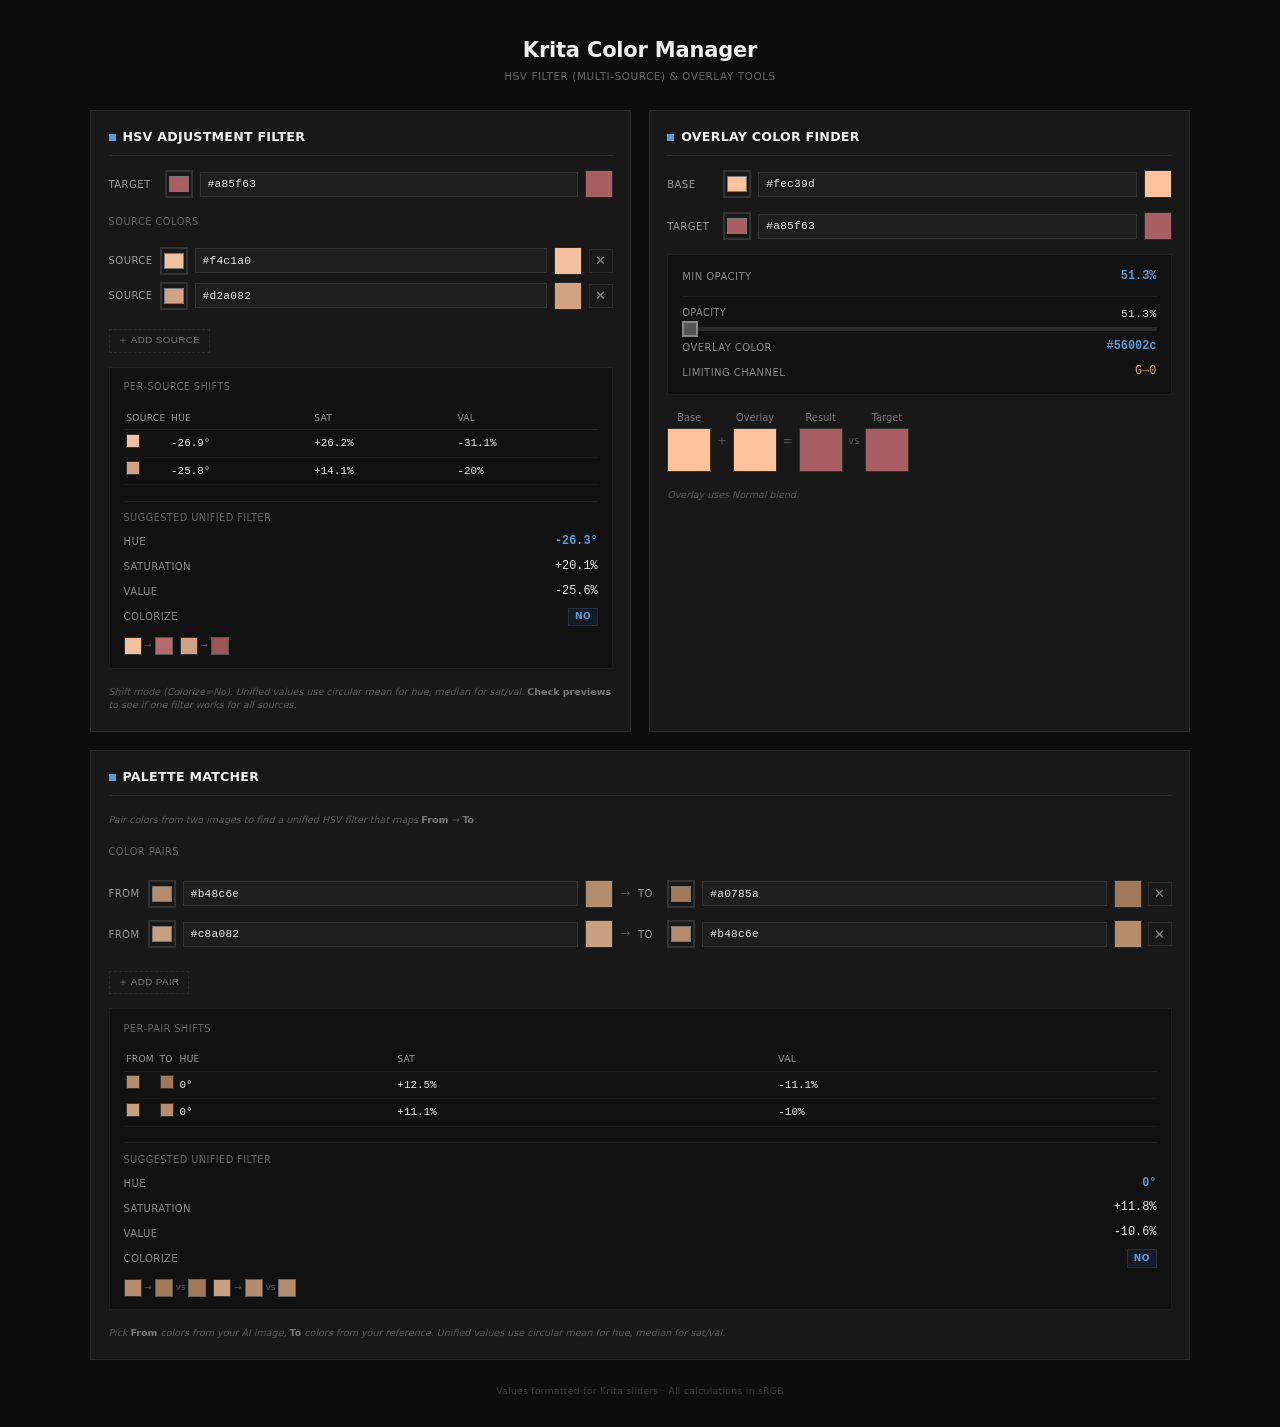
<file: color-adjuster.html>
<!DOCTYPE html>
<html lang="en">

<head>
	<meta charset="UTF-8">
	<meta name="viewport" content="width=device-width, initial-scale=1.0">
	<title>Krita Color Manager · Multi‑Source HSV + Overlay</title>
	<style>
		:root {
			--bg: #0d0d0d;
			--card-bg: #181818;
			--border: #2a2a2a;
			--text: #c4c4c4;
			--text-bright: #e8e8e8;
			--heading: #f0f0f0;
			--accent: #5b9bd5;
			--accent-dim: #3d6a94;
			--input-bg: #1e1e1e;
			--input-border: #333333;
			--danger: #d4726a;
			--warning: #d4a85c;
			--success: #7eb77f;
			--swatch-size: 28px;
			--preview-size: 44px;
			--font-mono: 'SF Mono', 'Cascadia Code', 'Consolas', 'Monaco', 'Menlo', monospace;
			--font-sans: -apple-system, BlinkMacSystemFont, 'Segoe UI', system-ui, sans-serif;
		}

		* {
			margin: 0;
			padding: 0;
			box-sizing: border-box;
		}

		html {
			font-size: 14px;
			-webkit-font-smoothing: antialiased;
		}

		body {
			background: var(--bg);
			color: var(--text);
			font-family: var(--font-sans);
			min-height: 100vh;
			display: flex;
			justify-content: center;
			padding: 2rem 1rem;
			line-height: 1.5;
		}

		.container {
			width: 100%;
			max-width: 1100px;
			display: flex;
			flex-direction: column;
			gap: 1.5rem;
		}

		header {
			text-align: center;
			padding: 0.5rem 0 0.25rem;
		}

		header h1 {
			font-size: 1.5rem;
			font-weight: 600;
			color: var(--heading);
			letter-spacing: -0.01em;
		}

		header .subtitle {
			font-size: 0.75rem;
			color: #666;
			margin-top: 0.2rem;
			text-transform: uppercase;
			letter-spacing: 0.05em;
		}

		main {
			display: grid;
			grid-template-columns: 1fr 1fr;
			gap: 1.25rem;
		}

		@media (max-width: 800px) {
			main {
				grid-template-columns: 1fr;
			}

			body {
				padding: 1rem 0.5rem;
			}

			:root {
				--swatch-size: 24px;
				--preview-size: 40px;
			}
		}

		.card {
			background: var(--card-bg);
			border: 1px solid var(--border);
			border-radius: 0;
			padding: 1.25rem 1.25rem 1.4rem;
			display: flex;
			flex-direction: column;
			gap: 1rem;
		}

		.card h2 {
			font-size: 0.9rem;
			font-weight: 600;
			color: var(--heading);
			letter-spacing: 0.02em;
			text-transform: uppercase;
			margin: 0;
			padding-bottom: 0.6rem;
			border-bottom: 1px solid var(--border);
			display: flex;
			align-items: center;
			gap: 0.5rem;
		}

		.card.palette-card {
			grid-column: 1 / -1;
		}

		.card h2 .dot {
			width: 7px;
			height: 7px;
			background: var(--accent);
			display: inline-block;
			flex-shrink: 0;
		}

		.input-row {
			display: flex;
			align-items: center;
			gap: 0.5rem;
			flex-wrap: wrap;
		}

		.input-row label {
			font-size: 0.72rem;
			font-weight: 500;
			color: #999;
			min-width: 3.5rem;
			text-transform: uppercase;
			letter-spacing: 0.04em;
			flex-shrink: 0;
		}

		.input-row input[type="color"] {
			-webkit-appearance: none;
			appearance: none;
			width: var(--swatch-size);
			height: var(--swatch-size);
			border: 2px solid var(--input-border);
			border-radius: 0;
			background: transparent;
			cursor: pointer;
			padding: 0;
			flex-shrink: 0;
		}

		.input-row input[type="color"]:hover {
			border-color: #555;
		}

		.input-row input[type="color"]:focus-visible {
			border-color: var(--accent);
			outline: none;
		}

		.input-row input[type="text"] {
			flex: 1;
			min-width: 5.5rem;
			background: var(--input-bg);
			border: 1px solid var(--input-border);
			border-radius: 0;
			color: var(--text-bright);
			padding: 0.4rem 0.5rem;
			font-family: var(--font-mono);
			font-size: 0.8rem;
			letter-spacing: 0.02em;
		}

		.input-row input[type="text"]:focus {
			outline: none;
			border-color: var(--accent);
		}

		.input-row input[type="text"].error {
			border-color: var(--danger);
		}

		.swatch-inline {
			width: var(--swatch-size);
			height: var(--swatch-size);
			border: 1px solid var(--border);
			flex-shrink: 0;
			display: inline-block;
		}

		.source-list {
			display: flex;
			flex-direction: column;
			gap: 0.5rem;
			margin: 0.2rem 0 0.3rem;
		}

		.source-row {
			display: flex;
			align-items: center;
			gap: 0.5rem;
			flex-wrap: nowrap;
		}

		.pair-row {
			display: flex;
			align-items: center;
			gap: 0.4rem;
			flex-wrap: nowrap;
			padding: 0.2rem 0;
		}

		.pair-row .input-row {
			flex: 1;
			min-width: 0;
		}

		.pair-arrow {
			color: #555;
			font-size: 0.85rem;
			flex-shrink: 0;
			padding: 0 0.15rem;
		}

		.source-row .input-row {
			flex: 1;
			min-width: 0;
		}

		.btn-icon {
			background: none;
			border: 1px solid #2a2a2a;
			color: #888;
			font-size: 0.9rem;
			width: 24px;
			height: 24px;
			display: flex;
			align-items: center;
			justify-content: center;
			cursor: pointer;
			border-radius: 0;
			transition: all 0.15s;
			flex-shrink: 0;
		}

		.btn-icon:hover {
			border-color: #555;
			color: #ccc;
		}

		.btn-icon.danger:hover {
			border-color: var(--danger);
			color: var(--danger);
		}

		.btn-add {
			background: transparent;
			border: 1px dashed #2a2a2a;
			color: #777;
			padding: 0.3rem 0.6rem;
			font-size: 0.7rem;
			text-transform: uppercase;
			letter-spacing: 0.04em;
			cursor: pointer;
			align-self: flex-start;
			margin-top: 0.1rem;
			transition: all 0.15s;
		}

		.btn-add:hover {
			border-color: #555;
			color: #aaa;
		}

		.results {
			background: #111;
			border: 1px solid #1f1f1f;
			border-radius: 0;
			padding: 0.9rem 1rem;
			display: flex;
			flex-direction: column;
			gap: 0.5rem;
		}

		.result-item {
			display: flex;
			align-items: center;
			justify-content: space-between;
			font-size: 0.8rem;
			gap: 0.5rem;
		}

		.result-item .label {
			color: #888;
			font-size: 0.72rem;
			text-transform: uppercase;
			letter-spacing: 0.04em;
			flex-shrink: 0;
		}

		.result-item .value {
			font-family: var(--font-mono);
			font-size: 0.85rem;
			color: var(--text-bright);
			font-weight: 500;
			text-align: right;
		}

		.result-item .value.accent {
			color: var(--accent);
			font-weight: 600;
		}

		.result-item .value.warning {
			color: var(--warning);
		}

		.badge {
			display: inline-block;
			padding: 0.1rem 0.4rem;
			font-size: 0.65rem;
			font-weight: 600;
			letter-spacing: 0.04em;
			text-transform: uppercase;
			background: #1a2a1a;
			color: var(--success);
			border: 1px solid #2a3a2a;
		}

		.badge.warn {
			background: #1a1a15;
			color: var(--warning);
			border-color: #3a3520;
		}

		.badge.info {
			background: #151a25;
			color: var(--accent);
			border-color: #253040;
		}

		.slider-group {
			display: flex;
			flex-direction: column;
			gap: 0.3rem;
		}

		.slider-group .slider-header {
			display: flex;
			justify-content: space-between;
			font-size: 0.7rem;
			color: #888;
			text-transform: uppercase;
			letter-spacing: 0.04em;
		}

		.slider-group .slider-val {
			font-family: var(--font-mono);
			font-size: 0.8rem;
			color: var(--text-bright);
			font-weight: 500;
		}

		input[type="range"] {
			-webkit-appearance: none;
			width: 100%;
			height: 4px;
			background: #2a2a2a;
			border-radius: 0;
			outline: none;
			cursor: pointer;
		}

		input[type="range"]::-webkit-slider-thumb {
			-webkit-appearance: none;
			width: 16px;
			height: 16px;
			background: #555;
			border: 2px solid #888;
			border-radius: 0;
			cursor: pointer;
		}

		input[type="range"]::-webkit-slider-thumb:hover {
			background: #777;
		}

		.preview-row {
			display: flex;
			align-items: center;
			gap: 0.4rem;
			font-size: 0.7rem;
			color: #777;
			margin-top: 0.2rem;
			flex-wrap: wrap;
		}

		.preview-swatch {
			width: var(--preview-size);
			height: var(--preview-size);
			border: 1px solid #333;
			flex-shrink: 0;
		}

		.preview-arrow {
			font-size: 0.9rem;
			color: #555;
			flex-shrink: 0;
		}

		table.unified-table {
			width: 100%;
			border-collapse: collapse;
			font-size: 0.75rem;
			margin: 0.4rem 0;
		}

		.unified-table th {
			text-align: left;
			font-weight: 500;
			color: #999;
			padding: 0.3rem 0.2rem;
			border-bottom: 1px solid #222;
			text-transform: uppercase;
			letter-spacing: 0.03em;
			font-size: 0.65rem;
		}

		.unified-table td {
			padding: 0.25rem 0.2rem;
			border-bottom: 1px solid #1a1a1a;
			font-family: var(--font-mono);
			font-size: 0.78rem;
			color: var(--text-bright);
		}

		.unified-table td.swatch-cell {
			width: 20px;
		}

		.unified-table .diff-warn {
			color: var(--warning);
		}

		.note {
			font-size: 0.68rem;
			color: #5a5a5a;
			font-style: italic;
			line-height: 1.4;
			margin-top: 0.15rem;
		}

		.note strong {
			color: #777;
			font-style: normal;
		}

		hr.sep {
			border: none;
			border-top: 1px solid #1f1f1f;
			margin: 0.2rem 0;
		}

		footer {
			text-align: center;
			font-size: 0.65rem;
			color: #3a3a3a;
			letter-spacing: 0.04em;
			padding-top: 0.25rem;
		}
	</style>
</head>

<body>
	<div class="container">
		<header>
			<h1>Krita Color Manager</h1>
			<p class="subtitle">HSV Filter (Multi‑Source) &amp; Overlay Tools</p>
		</header>
		<main>
			<!-- ============ HSV ADJUSTMENT FILTER (multiple sources) ============ -->
			<section class="card" id="hsv-card">
				<h2><span class="dot"></span> HSV Adjustment Filter</h2>

				<!-- Target color (single) -->
				<div class="input-row" style="margin-bottom:0.2rem;">
					<label>Target</label>
					<input type="color" id="hsv-tgt-color" value="#a85f63">
					<input type="text" id="hsv-tgt-text" value="#a85f63" maxlength="7" placeholder="#RRGGBB">
					<span class="swatch-inline" id="hsv-tgt-swatch" style="background:#a85f63;"></span>
				</div>

				<!-- Dynamic source list -->
				<div style="display:flex; justify-content:space-between; align-items:center;">
					<span style="font-size:0.7rem; color:#666; text-transform:uppercase; letter-spacing:0.05em;">Source
						colors</span>
				</div>
				<div id="hsv-source-list" class="source-list">
					<!-- Source rows will be inserted here dynamically -->
				</div>
				<button id="hsv-add-source" class="btn-add">＋ Add source</button>

				<!-- Results: per-source shifts + unified recommendation -->
				<div class="results" id="hsv-results">
					<div style="font-size:0.7rem; color:#666; text-transform:uppercase; letter-spacing:0.04em;">
						Per‑source shifts</div>
					<div id="hsv-per-source-table" style="max-height:200px; overflow-y:auto;">
						<!-- filled dynamically -->
					</div>
					<hr class="sep">
					<div style="font-size:0.7rem; color:#666; text-transform:uppercase; letter-spacing:0.04em;">
						Suggested unified filter</div>
					<div class="result-item">
						<span class="label">Hue</span>
						<span class="value accent" id="hsv-unified-hue">—</span>
					</div>
					<div class="result-item">
						<span class="label">Saturation</span>
						<span class="value" id="hsv-unified-sat">—</span>
					</div>
					<div class="result-item">
						<span class="label">Value</span>
						<span class="value" id="hsv-unified-val">—</span>
					</div>
					<div class="result-item">
						<span class="label">Colorize</span>
						<span class="badge info" id="hsv-unified-colorize">No</span>
					</div>
					<div id="hsv-unified-preview-area"
						style="display:flex; flex-wrap:wrap; gap:0.5rem; margin-top:0.3rem;">
						<!-- preview swatches: source → result (with unified filter) -->
					</div>
					<div id="hsv-warning" style="display:none;" class="note"></div>
				</div>
				<p class="note">Shift mode (Colorize=No). Unified values use circular mean for hue, median for sat/val.
					<strong>Check previews</strong> to see if one filter works for all sources.</p>
			</section>

			<!-- ============ OVERLAY COLOR FINDER (unchanged) ============ -->
			<section class="card" id="overlay-card">
				<h2><span class="dot"></span> Overlay Color Finder</h2>
				<div class="input-row">
					<label for="ov-base-color">Base</label>
					<input type="color" id="ov-base-color" value="#fec39d">
					<input type="text" id="ov-base-text" value="#fec39d" maxlength="7" placeholder="#RRGGBB">
					<span class="swatch-inline" id="ov-base-swatch" style="background:#fec39d;"></span>
				</div>
				<div class="input-row">
					<label for="ov-tgt-color">Target</label>
					<input type="color" id="ov-tgt-color" value="#a85f63">
					<input type="text" id="ov-tgt-text" value="#a85f63" maxlength="7" placeholder="#RRGGBB">
					<span class="swatch-inline" id="ov-tgt-swatch" style="background:#a85f63;"></span>
				</div>
				<div class="results" id="ov-results">
					<div class="result-item">
						<span class="label">Min Opacity</span>
						<span class="value accent" id="ov-min-alpha">—</span>
					</div>
					<hr class="sep">
					<div class="slider-group">
						<div class="slider-header">
							<span>Opacity</span>
							<span class="slider-val" id="ov-alpha-display">—</span>
						</div>
						<input type="range" id="ov-alpha-slider" min="0" max="100" value="0" step="0.1">
					</div>
					<div class="result-item">
						<span class="label">Overlay Color</span>
						<span class="value accent" id="ov-overlay-hex">—</span>
					</div>
					<div class="result-item" id="ov-limiting-info" style="display:none;">
						<span class="label">Limiting Channel</span>
						<span class="value warning" id="ov-limiting-chan">—</span>
					</div>
				</div>
				<div class="preview-row">
					<div style="display:flex;flex-direction:column;align-items:center;gap:2px;">
						<span class="preview-label">Base</span>
						<div class="preview-swatch" id="ov-preview-base" style="background:#fec39d;"></div>
					</div>
					<span class="preview-arrow">+</span>
					<div style="display:flex;flex-direction:column;align-items:center;gap:2px;">
						<span class="preview-label">Overlay</span>
						<div class="preview-swatch" id="ov-preview-overlay-container" style="background:#fec39d;">
							<div class="overlay-layer" id="ov-preview-overlay"></div>
						</div>
					</div>
					<span class="preview-arrow">=</span>
					<div style="display:flex;flex-direction:column;align-items:center;gap:2px;">
						<span class="preview-label">Result</span>
						<div class="preview-swatch" id="ov-preview-result"></div>
					</div>
					<span style="color:#555;font-size:0.7rem;">vs</span>
					<div style="display:flex;flex-direction:column;align-items:center;gap:2px;">
						<span class="preview-label">Target</span>
						<div class="preview-swatch" id="ov-preview-target" style="background:#a85f63;"></div>
					</div>
				</div>
				<p class="note" id="ov-note">Overlay uses <strong>Normal</strong> blend mode. At min opacity the
					limiting channel hits 0 or 255.</p>
			</section>
			<!-- ============ PALETTE MATCHER (pairwise color matching) ============ -->
			<section class="card palette-card" id="palette-card">
				<h2><span class="dot"></span> Palette Matcher</h2>
				<p class="note" style="margin-bottom:0.4rem;">Pair colors from two images to find a unified HSV filter that maps <strong>From</strong> → <strong>To</strong>.</p>

				<!-- Dynamic pair list -->
				<div style="display:flex; justify-content:space-between; align-items:center;">
					<span style="font-size:0.7rem; color:#666; text-transform:uppercase; letter-spacing:0.05em;">Color
						pairs</span>
				</div>
				<div id="pm-pair-list" class="source-list">
					<!-- Pair rows will be inserted here dynamically -->
				</div>
				<button id="pm-add-pair" class="btn-add">＋ Add pair</button>

				<!-- Results -->
				<div class="results" id="pm-results">
					<div style="font-size:0.7rem; color:#666; text-transform:uppercase; letter-spacing:0.04em;">
						Per‑pair shifts</div>
					<div id="pm-per-pair-table" style="max-height:200px; overflow-y:auto;">
						<!-- filled dynamically -->
					</div>
					<hr class="sep">
					<div style="font-size:0.7rem; color:#666; text-transform:uppercase; letter-spacing:0.04em;">
						Suggested unified filter</div>
					<div class="result-item">
						<span class="label">Hue</span>
						<span class="value accent" id="pm-unified-hue">—</span>
					</div>
					<div class="result-item">
						<span class="label">Saturation</span>
						<span class="value" id="pm-unified-sat">—</span>
					</div>
					<div class="result-item">
						<span class="label">Value</span>
						<span class="value" id="pm-unified-val">—</span>
					</div>
					<div class="result-item">
						<span class="label">Colorize</span>
						<span class="badge info" id="pm-unified-colorize">No</span>
					</div>
					<div id="pm-unified-preview-area"
						style="display:flex; flex-wrap:wrap; gap:0.5rem; margin-top:0.3rem;">
						<!-- preview swatches: from → result → to (with unified filter) -->
					</div>
					<div id="pm-warning" style="display:none;" class="note"></div>
				</div>
				<p class="note">Pick <strong>From</strong> colors from your AI image, <strong>To</strong> colors from your reference. Unified values use circular mean for hue, median for sat/val.</p>
			</section>
		</main>
		<footer>Values formatted for Krita sliders · All calculations in sRGB</footer>
	</div>

	<script>
		(function () {
			// ────────────────────────────── UTILITIES ──────────────────────────────
			function hexToRgb(hex) {
				hex = hex.trim().replace(/^#/, '');
				if (hex.length === 3) hex = hex[0] + hex[0] + hex[1] + hex[1] + hex[2] + hex[2];
				if (!/^[0-9A-Fa-f]{6}$/.test(hex)) return null;
				return {
					r: parseInt(hex.substring(0, 2), 16),
					g: parseInt(hex.substring(2, 4), 16),
					b: parseInt(hex.substring(4, 6), 16)
				};
			}
			function rgbToHex(r, g, b) {
				const clamp = v => Math.max(0, Math.min(255, Math.round(v)));
				return '#' + [r, g, b].map(v => clamp(v).toString(16).padStart(2, '0')).join('');
			}
			function rgbToHsv(r, g, b) {
				const rn = r / 255, gn = g / 255, bn = b / 255;
				const max = Math.max(rn, gn, bn), min = Math.min(rn, gn, bn), delta = max - min;
				let h = 0;
				if (delta > 0.00001) {
					if (max === rn) h = 60 * (((gn - bn) / delta) % 6);
					else if (max === gn) h = 60 * ((bn - rn) / delta + 2);
					else h = 60 * ((rn - gn) / delta + 4);
				}
				if (h < 0) h += 360;
				const s = max < 0.00001 ? 0 : delta / max;
				return { h, s, v: max };
			}
			function normalizeHueShift(dh) {
				while (dh > 180) dh -= 360;
				while (dh < -180) dh += 360;
				return dh;
			}
			function roundTo(v, d = 1) { const m = Math.pow(10, d); return Math.round(v * m) / m; }
			function fmtSigned(v, suf = '') { const r = roundTo(v, 1); return (r > 0 ? '+' : '') + r + suf; }

			// ──────────── HSV MULTI-SOURCE STATE ────────────
			const hsvTargetColor = document.getElementById('hsv-tgt-color');
			const hsvTargetText = document.getElementById('hsv-tgt-text');
			const hsvTargetSwatch = document.getElementById('hsv-tgt-swatch');
			const sourceListContainer = document.getElementById('hsv-source-list');
			const addSourceBtn = document.getElementById('hsv-add-source');
			const hsvWarning = document.getElementById('hsv-warning');
			const hsvUnifiedHue = document.getElementById('hsv-unified-hue');
			const hsvUnifiedSat = document.getElementById('hsv-unified-sat');
			const hsvUnifiedVal = document.getElementById('hsv-unified-val');
			const hsvUnifiedColorize = document.getElementById('hsv-unified-colorize');
			const hsvPerSourceTable = document.getElementById('hsv-per-source-table');
			const hsvUnifiedPreviewArea = document.getElementById('hsv-unified-preview-area');

			let hsvTargetRgb = hexToRgb(hsvTargetColor.value) || { r: 168, g: 95, b: 99 };
			let sourceList = []; // { id, rgb, rowElement, colorInput, textInput, swatch }

			// ---- Create source row ----
			function createSourceRow(rgb = { r: 244, g: 193, b: 160 }) {
				const id = 'src-' + Date.now() + '-' + Math.random().toString(36).substr(2, 4);
				const row = document.createElement('div');
				row.className = 'source-row';
				row.dataset.sourceId = id;
				const hex = rgbToHex(rgb.r, rgb.g, rgb.b);

				row.innerHTML = `
						<div class="input-row" style="flex:1; min-width:0;">
							<label style="min-width:2.8rem;">Source</label>
							<input type="color" class="src-color" value="${hex}">
							<input type="text" class="src-text" value="${hex}" maxlength="7" placeholder="#RRGGBB">
							<span class="swatch-inline src-swatch" style="background:${hex};"></span>
						</div>
						<button class="btn-icon danger src-delete" title="Remove source">✕</button>
					`;
				const colorInput = row.querySelector('.src-color');
				const textInput = row.querySelector('.src-text');
				const swatch = row.querySelector('.src-swatch');
				const deleteBtn = row.querySelector('.src-delete');

				const sourceObj = { id, rgb: { ...rgb }, rowElement: row, colorInput, textInput, swatch };

				// Sync events
				colorInput.addEventListener('input', () => {
					syncPickerToText(colorInput, textInput, swatch, sourceObj.rgb);
					updateHsvAll();
				});
				textInput.addEventListener('input', () => {
					const ok = syncTextToPicker(textInput, colorInput, swatch, sourceObj.rgb);
					if (ok) updateHsvAll();
				});
				textInput.addEventListener('blur', () => {
					if (textInput.classList.contains('error')) {
						textInput.value = rgbToHex(sourceObj.rgb.r, sourceObj.rgb.g, sourceObj.rgb.b);
						textInput.classList.remove('error');
					}
				});
				deleteBtn.addEventListener('click', () => {
					removeSource(id);
				});

				sourceList.push(sourceObj);
				sourceListContainer.appendChild(row);
				return sourceObj;
			}

			function removeSource(id) {
				const idx = sourceList.findIndex(s => s.id === id);
				if (idx === -1) return;
				if (sourceList.length <= 1) return; // keep at least one source
				const obj = sourceList[idx];
				obj.rowElement.remove();
				sourceList.splice(idx, 1);
				updateHsvAll();
			}

			function syncPickerToText(picker, text, swatch, rgbStore) {
				const hex = picker.value;
				text.value = hex;
				text.classList.remove('error');
				swatch.style.background = hex;
				const parsed = hexToRgb(hex);
				if (parsed) { rgbStore.r = parsed.r; rgbStore.g = parsed.g; rgbStore.b = parsed.b; }
			}
			function syncTextToPicker(text, picker, swatch, rgbStore) {
				const val = text.value.trim();
				const parsed = hexToRgb(val);
				if (parsed) {
					const hex = rgbToHex(parsed.r, parsed.g, parsed.b);
					picker.value = hex;
					text.value = hex;
					text.classList.remove('error');
					swatch.style.background = hex;
					rgbStore.r = parsed.r; rgbStore.g = parsed.g; rgbStore.b = parsed.b;
					return true;
				} else if (val.length > 0) {
					text.classList.add('error');
					return false;
				}
				return false;
			}

			// ---- Target sync ----
			function syncTargetFromPicker() {
				syncPickerToText(hsvTargetColor, hsvTargetText, hsvTargetSwatch, hsvTargetRgb);
				updateHsvAll();
			}
			function syncTargetFromText() {
				const ok = syncTextToPicker(hsvTargetText, hsvTargetColor, hsvTargetSwatch, hsvTargetRgb);
				if (ok) updateHsvAll();
			}
			hsvTargetColor.addEventListener('input', syncTargetFromPicker);
			hsvTargetText.addEventListener('input', syncTargetFromText);
			hsvTargetText.addEventListener('blur', () => {
				if (hsvTargetText.classList.contains('error')) {
					hsvTargetText.value = rgbToHex(hsvTargetRgb.r, hsvTargetRgb.g, hsvTargetRgb.b);
					hsvTargetText.classList.remove('error');
				}
			});

			// ---- Compute per-source shifts ----
			function computeShift(srcRgb, tgtRgb) {
				const srcHsv = rgbToHsv(srcRgb.r, srcRgb.g, srcRgb.b);
				const tgtHsv = rgbToHsv(tgtRgb.r, tgtRgb.g, tgtRgb.b);
				let dh = tgtHsv.h - srcHsv.h;
				dh = normalizeHueShift(dh);
				let satSlider = null, satValid = true;
				if (srcHsv.s < 0.0001) {
					if (tgtHsv.s > 0.0001) { satValid = false; satSlider = null; }
					else satSlider = 0;
				} else {
					satSlider = (tgtHsv.s / srcHsv.s - 1) * 100;
				}
				let valSlider = null, valValid = true;
				if (srcHsv.v < 0.0001) {
					if (tgtHsv.v > 0.0001) { valValid = false; valSlider = null; }
					else valSlider = 0;
				} else {
					valSlider = (tgtHsv.v / srcHsv.v - 1) * 100;
				}
				return { dh, satSlider, satValid, valSlider, valValid, srcHsv, tgtHsv };
			}

			// Apply a unified filter (dh, satFactor, valFactor) to a source color
			function applyUnifiedFilter(srcRgb, dh, satFactor, valFactor) {
				const hsv = rgbToHsv(srcRgb.r, srcRgb.g, srcRgb.b);
				let newH = hsv.h + dh;
				newH = ((newH % 360) + 360) % 360;
				let newS = hsv.s * satFactor;
				newS = Math.max(0, Math.min(1, newS));
				let newV = hsv.v * valFactor;
				newV = Math.max(0, Math.min(1, newV));
				// Convert back to RGB
				const c = newV * newS;
				const x = c * (1 - Math.abs((newH / 60) % 2 - 1));
				const m = newV - c;
				let r1, g1, b1;
				if (newH < 60) { r1 = c; g1 = x; b1 = 0; }
				else if (newH < 120) { r1 = x; g1 = c; b1 = 0; }
				else if (newH < 180) { r1 = 0; g1 = c; b1 = x; }
				else if (newH < 240) { r1 = 0; g1 = x; b1 = c; }
				else if (newH < 300) { r1 = x; g1 = 0; b1 = c; }
				else { r1 = c; g1 = 0; b1 = x; }
				return {
					r: Math.round((r1 + m) * 255),
					g: Math.round((g1 + m) * 255),
					b: Math.round((b1 + m) * 255)
				};
			}

			// ---- Main HSV update ----
			function updateHsvAll() {
				if (sourceList.length === 0) return;
				const tgt = hsvTargetRgb;
				const shifts = sourceList.map(src => ({
					source: src,
					shift: computeShift(src.rgb, tgt)
				}));

				// Build per-source table
				let tableHtml = '<table class="unified-table"><thead><tr><th>Source</th><th>Hue</th><th>Sat</th><th>Val</th></tr></thead><tbody>';
				shifts.forEach(({ source, shift }) => {
					const hex = rgbToHex(source.rgb.r, source.rgb.g, source.rgb.b);
					const hueStr = fmtSigned(shift.dh, '°');
					const satStr = shift.satValid ? fmtSigned(shift.satSlider, '%') : 'N/A';
					const valStr = shift.valValid ? fmtSigned(shift.valSlider, '%') : 'N/A';
					tableHtml += `<tr>
							<td class="swatch-cell"><span style="display:inline-block;width:14px;height:14px;background:${hex};border:1px solid #333;"></span></td>
							<td>${hueStr}</td>
							<td class="${!shift.satValid ? 'diff-warn' : ''}">${satStr}</td>
							<td class="${!shift.valValid ? 'diff-warn' : ''}">${valStr}</td>
						</tr>`;
				});
				tableHtml += '</tbody></table>';
				hsvPerSourceTable.innerHTML = tableHtml;

				// Compute unified suggestion
				// Hue: circular mean
				const angles = shifts.map(s => s.shift.dh * Math.PI / 180);
				let sumSin = 0, sumCos = 0;
				angles.forEach(a => { sumSin += Math.sin(a); sumCos += Math.cos(a); });
				const meanAngle = Math.atan2(sumSin, sumCos); // in radians
				let meanHueShift = meanAngle * 180 / Math.PI;
				meanHueShift = normalizeHueShift(meanHueShift);

				// Sat: median of valid sat sliders
				const validSats = shifts.filter(s => s.shift.satValid).map(s => s.shift.satSlider);
				const validVals = shifts.filter(s => s.shift.valValid).map(s => s.shift.valSlider);
				const medianSat = validSats.length ? median(validSats) : 0;
				const medianVal = validVals.length ? median(validVals) : 0;

				// Factors
				const satFactor = 1 + medianSat / 100;
				const valFactor = 1 + medianVal / 100;

				let needsColorize = false;
				let warningMsg = '';
				if (shifts.some(s => !s.shift.satValid || !s.shift.valValid)) {
					needsColorize = true;
					warningMsg = 'Some sources have zero saturation or value — shift mode cannot fully adjust. Consider <strong>Colorize=Yes</strong>.';
				}

				hsvUnifiedHue.textContent = fmtSigned(meanHueShift, '°');
				hsvUnifiedSat.textContent = fmtSigned(medianSat, '%');
				hsvUnifiedVal.textContent = fmtSigned(medianVal, '%');
				hsvUnifiedColorize.textContent = needsColorize ? 'Yes (recommended)' : 'No';
				hsvUnifiedColorize.className = needsColorize ? 'badge warn' : 'badge info';

				if (warningMsg) {
					hsvWarning.style.display = 'block';
					hsvWarning.innerHTML = '⚠ ' + warningMsg;
				} else {
					hsvWarning.style.display = 'none';
				}

				// Preview: apply unified filter to each source and show swatches
				let previewHtml = '';
				shifts.forEach(({ source }) => {
					const resultRgb = applyUnifiedFilter(source.rgb, meanHueShift, satFactor, valFactor);
					const srcHex = rgbToHex(source.rgb.r, source.rgb.g, source.rgb.b);
					const resHex = rgbToHex(resultRgb.r, resultRgb.g, resultRgb.b);
					previewHtml += `<div style="display:flex; align-items:center; gap:0.2rem; font-size:0.65rem;">
							<span style="width:18px;height:18px;background:${srcHex};border:1px solid #333;" title="Source"></span>
							<span style="color:#555;">→</span>
							<span style="width:18px;height:18px;background:${resHex};border:1px solid #555;" title="Unified result"></span>
						</div>`;
				});
				hsvUnifiedPreviewArea.innerHTML = previewHtml;
			}

			function median(arr) {
				const sorted = [...arr].sort((a, b) => a - b);
				const mid = Math.floor(sorted.length / 2);
				return sorted.length % 2 ? sorted[mid] : (sorted[mid - 1] + sorted[mid]) / 2;
			}

			// ---- Initialize sources ----
			function initSources() {
				// Clear existing
				sourceListContainer.innerHTML = '';
				sourceList = [];
				// Create default first source
				createSourceRow({ r: 244, g: 193, b: 160 });
				// Optionally add a second default for demonstration
				createSourceRow({ r: 210, g: 160, b: 130 });
			}

			addSourceBtn.addEventListener('click', () => {
				createSourceRow({ r: 200, g: 150, b: 120 }); // default new source
				updateHsvAll();
			});

			// Initial setup
			initSources();
			syncTargetFromPicker();
			updateHsvAll();

			// ──────────── OVERLAY (unchanged) ────────────
			const ovBaseColor = document.getElementById('ov-base-color');
			const ovBaseText = document.getElementById('ov-base-text');
			const ovBaseSwatch = document.getElementById('ov-base-swatch');
			const ovTgtColor = document.getElementById('ov-tgt-color');
			const ovTgtText = document.getElementById('ov-tgt-text');
			const ovTgtSwatch = document.getElementById('ov-tgt-swatch');
			const ovMinAlpha = document.getElementById('ov-min-alpha');
			const ovAlphaSlider = document.getElementById('ov-alpha-slider');
			const ovAlphaDisplay = document.getElementById('ov-alpha-display');
			const ovOverlayHex = document.getElementById('ov-overlay-hex');
			const ovLimitingInfo = document.getElementById('ov-limiting-info');
			const ovLimitingChan = document.getElementById('ov-limiting-chan');
			const ovPreviewBase = document.getElementById('ov-preview-base');
			const ovPreviewOverlay = document.getElementById('ov-preview-overlay');
			const ovPreviewOverlayContainer = document.getElementById('ov-preview-overlay-container');
			const ovPreviewResult = document.getElementById('ov-preview-result');
			const ovPreviewTarget = document.getElementById('ov-preview-target');
			const ovNote = document.getElementById('ov-note');

			let ovBaseRgb = hexToRgb(ovBaseColor.value) || { r: 254, g: 195, b: 157 };
			let ovTgtRgb = hexToRgb(ovTgtColor.value) || { r: 168, g: 95, b: 99 };
			let ovAlphaMinVal = 0, ovCurrentAlpha = 0;

			function computeOverlayMinAlpha(base, tgt) {
				const alphas = [];
				for (const ch of ['r', 'g', 'b']) {
					const b = base[ch], t = tgt[ch];
					if (t < b) alphas.push({ ch, alpha: (b - t) / b, type: 'darken' });
					else if (t > b) alphas.push({ ch, alpha: (t - b) / (255 - b), type: 'brighten' });
					else alphas.push({ ch, alpha: 0, type: 'equal' });
				}
				const maxAlpha = Math.max(...alphas.map(a => a.alpha));
				const limiting = alphas.filter(a => Math.abs(a.alpha - maxAlpha) < 0.00001);
				return { alphaMin: maxAlpha, limiting };
			}
			function computeOverlayColor(base, tgt, alpha) {
				if (alpha < 0.00001) return { r: base.r, g: base.g, b: base.b, alpha: 0 };
				const inv = 1 - alpha;
				const r = (tgt.r - base.r * inv) / alpha;
				const g = (tgt.g - base.g * inv) / alpha;
				const b = (tgt.b - base.b * inv) / alpha;
				return {
					r: Math.max(0, Math.min(255, Math.round(r))),
					g: Math.max(0, Math.min(255, Math.round(g))),
					b: Math.max(0, Math.min(255, Math.round(b))),
					alpha
				};
			}
			function updateOverlay() {
				const { alphaMin, limiting } = computeOverlayMinAlpha(ovBaseRgb, ovTgtRgb);
				ovAlphaMinVal = alphaMin;
				ovMinAlpha.textContent = roundTo(alphaMin * 100, 1) + '%';
				const sliderMin = roundTo(alphaMin * 100, 2);
				ovAlphaSlider.min = sliderMin;
				ovAlphaSlider.max = 100;
				ovAlphaSlider.step = '0.1';
				const cur = parseFloat(ovAlphaSlider.value);
				if (isNaN(cur) || cur < sliderMin) ovAlphaSlider.value = sliderMin;
				ovCurrentAlpha = parseFloat(ovAlphaSlider.value) / 100;
				updateOverlayWithAlpha(ovCurrentAlpha);
				if (alphaMin > 0.0001 && limiting.length) {
					ovLimitingInfo.style.display = 'flex';
					ovLimitingChan.textContent = limiting.map(l => l.ch.toUpperCase() + (l.type === 'darken' ? '→0' : '→255')).join(', ');
				} else {
					ovLimitingInfo.style.display = 'none';
				}
				ovNote.innerHTML = alphaMin < 0.0001 ? 'Base and target identical.' : (alphaMin > 0.9999 ? 'High opacity needed.' : 'Overlay uses Normal blend.');
			}
			function updateOverlayWithAlpha(alpha) {
				ovCurrentAlpha = alpha;
				const overlay = computeOverlayColor(ovBaseRgb, ovTgtRgb, alpha);
				ovOverlayHex.textContent = rgbToHex(overlay.r, overlay.g, overlay.b);
				ovAlphaDisplay.textContent = roundTo(alpha * 100, 1) + '%';
				ovPreviewBase.style.background = rgbToHex(ovBaseRgb.r, ovBaseRgb.g, ovBaseRgb.b);
				ovPreviewTarget.style.background = rgbToHex(ovTgtRgb.r, ovTgtRgb.g, ovTgtRgb.b);
				ovPreviewOverlayContainer.style.background = rgbToHex(ovBaseRgb.r, ovBaseRgb.g, ovBaseRgb.b);
				ovPreviewOverlay.style.background = `rgba(${overlay.r},${overlay.g},${overlay.b},${alpha})`;
				const resR = Math.round(overlay.r * alpha + ovBaseRgb.r * (1 - alpha));
				const resG = Math.round(overlay.g * alpha + ovBaseRgb.g * (1 - alpha));
				const resB = Math.round(overlay.b * alpha + ovBaseRgb.b * (1 - alpha));
				ovPreviewResult.style.background = rgbToHex(resR, resG, resB);
			}
			function syncOvBasePicker() { syncPickerToText(ovBaseColor, ovBaseText, ovBaseSwatch, ovBaseRgb); updateOverlay(); }
			function syncOvBaseText() { if (syncTextToPicker(ovBaseText, ovBaseColor, ovBaseSwatch, ovBaseRgb)) updateOverlay(); }
			function syncOvTgtPicker() { syncPickerToText(ovTgtColor, ovTgtText, ovTgtSwatch, ovTgtRgb); updateOverlay(); }
			function syncOvTgtText() { if (syncTextToPicker(ovTgtText, ovTgtColor, ovTgtSwatch, ovTgtRgb)) updateOverlay(); }
			ovBaseColor.addEventListener('input', syncOvBasePicker);
			ovBaseText.addEventListener('input', syncOvBaseText);
			ovBaseText.addEventListener('blur', () => { if (ovBaseText.classList.contains('error')) { ovBaseText.value = rgbToHex(ovBaseRgb.r, ovBaseRgb.g, ovBaseRgb.b); ovBaseText.classList.remove('error'); } });
			ovTgtColor.addEventListener('input', syncOvTgtPicker);
			ovTgtText.addEventListener('input', syncOvTgtText);
			ovTgtText.addEventListener('blur', () => { if (ovTgtText.classList.contains('error')) { ovTgtText.value = rgbToHex(ovTgtRgb.r, ovTgtRgb.g, ovTgtRgb.b); ovTgtText.classList.remove('error'); } });
			ovAlphaSlider.addEventListener('input', () => {
				const a = parseFloat(ovAlphaSlider.value) / 100;
				if (!isNaN(a)) updateOverlayWithAlpha(a);
			});
			syncOvBasePicker();
			syncOvTgtPicker();
			ovAlphaSlider.value = roundTo(ovAlphaMinVal * 100, 2);
			updateOverlayWithAlpha(ovAlphaMinVal);

			// ──────────── PALETTE MATCHER ────────────
			const pmPairListContainer = document.getElementById('pm-pair-list');
			const pmAddPairBtn = document.getElementById('pm-add-pair');
			const pmPerPairTable = document.getElementById('pm-per-pair-table');
			const pmUnifiedHue = document.getElementById('pm-unified-hue');
			const pmUnifiedSat = document.getElementById('pm-unified-sat');
			const pmUnifiedVal = document.getElementById('pm-unified-val');
			const pmUnifiedColorize = document.getElementById('pm-unified-colorize');
			const pmUnifiedPreviewArea = document.getElementById('pm-unified-preview-area');
			const pmWarning = document.getElementById('pm-warning');

			let pairList = []; // { id, fromRgb, toRgb, rowElement, fromColor, fromText, fromSwatch, toColor, toText, toSwatch }

			function createPairRow(fromRgb, toRgb) {
				const id = 'pair-' + Date.now() + '-' + Math.random().toString(36).substr(2, 4);
				const row = document.createElement('div');
				row.className = 'pair-row';
				row.dataset.pairId = id;
				const fromHex = rgbToHex(fromRgb.r, fromRgb.g, fromRgb.b);
				const toHex = rgbToHex(toRgb.r, toRgb.g, toRgb.b);

				row.innerHTML = `
					<div class="input-row" style="flex:1; min-width:0;">
						<label style="min-width:2.3rem;">From</label>
						<input type="color" class="pm-from-color" value="${fromHex}">
						<input type="text" class="pm-from-text" value="${fromHex}" maxlength="7" placeholder="#RRGGBB">
						<span class="swatch-inline pm-from-swatch" style="background:${fromHex};"></span>
					</div>
					<span class="pair-arrow">→</span>
					<div class="input-row" style="flex:1; min-width:0;">
						<label style="min-width:1.6rem;">To</label>
						<input type="color" class="pm-to-color" value="${toHex}">
						<input type="text" class="pm-to-text" value="${toHex}" maxlength="7" placeholder="#RRGGBB">
						<span class="swatch-inline pm-to-swatch" style="background:${toHex};"></span>
					</div>
					<button class="btn-icon danger pm-delete" title="Remove pair">✕</button>
				`;

				const fromColor = row.querySelector('.pm-from-color');
				const fromText = row.querySelector('.pm-from-text');
				const fromSwatch = row.querySelector('.pm-from-swatch');
				const toColor = row.querySelector('.pm-to-color');
				const toText = row.querySelector('.pm-to-text');
				const toSwatch = row.querySelector('.pm-to-swatch');
				const deleteBtn = row.querySelector('.pm-delete');

				const pairObj = {
					id,
					fromRgb: { ...fromRgb },
					toRgb: { ...toRgb },
					rowElement: row,
					fromColor, fromText, fromSwatch,
					toColor, toText, toSwatch
				};

				fromColor.addEventListener('input', () => {
					syncPickerToText(fromColor, fromText, fromSwatch, pairObj.fromRgb);
					updatePaletteAll();
				});
				fromText.addEventListener('input', () => {
					const ok = syncTextToPicker(fromText, fromColor, fromSwatch, pairObj.fromRgb);
					if (ok) updatePaletteAll();
				});
				fromText.addEventListener('blur', () => {
					if (fromText.classList.contains('error')) {
						fromText.value = rgbToHex(pairObj.fromRgb.r, pairObj.fromRgb.g, pairObj.fromRgb.b);
						fromText.classList.remove('error');
					}
				});
				toColor.addEventListener('input', () => {
					syncPickerToText(toColor, toText, toSwatch, pairObj.toRgb);
					updatePaletteAll();
				});
				toText.addEventListener('input', () => {
					const ok = syncTextToPicker(toText, toColor, toSwatch, pairObj.toRgb);
					if (ok) updatePaletteAll();
				});
				toText.addEventListener('blur', () => {
					if (toText.classList.contains('error')) {
						toText.value = rgbToHex(pairObj.toRgb.r, pairObj.toRgb.g, pairObj.toRgb.b);
						toText.classList.remove('error');
					}
				});
				deleteBtn.addEventListener('click', () => {
					removePair(id);
				});

				pairList.push(pairObj);
				pmPairListContainer.appendChild(row);
				return pairObj;
			}

			function removePair(id) {
				const idx = pairList.findIndex(p => p.id === id);
				if (idx === -1) return;
				if (pairList.length <= 1) return;
				const obj = pairList[idx];
				obj.rowElement.remove();
				pairList.splice(idx, 1);
				updatePaletteAll();
			}

			function updatePaletteAll() {
				if (pairList.length === 0) return;
				const shifts = pairList.map(pair => ({
					pair,
					shift: computeShift(pair.fromRgb, pair.toRgb)
				}));

				let tableHtml = '<table class="unified-table"><thead><tr><th>From</th><th>To</th><th>Hue</th><th>Sat</th><th>Val</th></tr></thead><tbody>';
				shifts.forEach(({ pair, shift }) => {
					const fromHex = rgbToHex(pair.fromRgb.r, pair.fromRgb.g, pair.fromRgb.b);
					const toHex = rgbToHex(pair.toRgb.r, pair.toRgb.g, pair.toRgb.b);
					const hueStr = fmtSigned(shift.dh, '°');
					const satStr = shift.satValid ? fmtSigned(shift.satSlider, '%') : 'N/A';
					const valStr = shift.valValid ? fmtSigned(shift.valSlider, '%') : 'N/A';
					tableHtml += `<tr>
						<td class="swatch-cell"><span style="display:inline-block;width:14px;height:14px;background:${fromHex};border:1px solid #333;"></span></td>
						<td class="swatch-cell"><span style="display:inline-block;width:14px;height:14px;background:${toHex};border:1px solid #333;"></span></td>
						<td>${hueStr}</td>
						<td class="${!shift.satValid ? 'diff-warn' : ''}">${satStr}</td>
						<td class="${!shift.valValid ? 'diff-warn' : ''}">${valStr}</td>
					</tr>`;
				});
				tableHtml += '</tbody></table>';
				pmPerPairTable.innerHTML = tableHtml;

				const angles = shifts.map(s => s.shift.dh * Math.PI / 180);
				let sumSin = 0, sumCos = 0;
				angles.forEach(a => { sumSin += Math.sin(a); sumCos += Math.cos(a); });
				const meanAngle = Math.atan2(sumSin, sumCos);
				let meanHueShift = meanAngle * 180 / Math.PI;
				meanHueShift = normalizeHueShift(meanHueShift);

				const validSats = shifts.filter(s => s.shift.satValid).map(s => s.shift.satSlider);
				const validVals = shifts.filter(s => s.shift.valValid).map(s => s.shift.valSlider);
				const medianSat = validSats.length ? median(validSats) : 0;
				const medianVal = validVals.length ? median(validVals) : 0;

				const satFactor = 1 + medianSat / 100;
				const valFactor = 1 + medianVal / 100;

				let needsColorize = false;
				let warningMsg = '';
				if (shifts.some(s => !s.shift.satValid || !s.shift.valValid)) {
					needsColorize = true;
					warningMsg = 'Some colors have zero saturation or value — shift mode cannot fully adjust. Consider <strong>Colorize=Yes</strong>.';
				}

				pmUnifiedHue.textContent = fmtSigned(meanHueShift, '°');
				pmUnifiedSat.textContent = fmtSigned(medianSat, '%');
				pmUnifiedVal.textContent = fmtSigned(medianVal, '%');
				pmUnifiedColorize.textContent = needsColorize ? 'Yes (recommended)' : 'No';
				pmUnifiedColorize.className = needsColorize ? 'badge warn' : 'badge info';

				if (warningMsg) {
					pmWarning.style.display = 'block';
					pmWarning.innerHTML = '⚠ ' + warningMsg;
				} else {
					pmWarning.style.display = 'none';
				}

				let previewHtml = '';
				shifts.forEach(({ pair }) => {
					const resultRgb = applyUnifiedFilter(pair.fromRgb, meanHueShift, satFactor, valFactor);
					const fromHex = rgbToHex(pair.fromRgb.r, pair.fromRgb.g, pair.fromRgb.b);
					const toHex = rgbToHex(pair.toRgb.r, pair.toRgb.g, pair.toRgb.b);
					const resHex = rgbToHex(resultRgb.r, resultRgb.g, resultRgb.b);
					previewHtml += `<div style="display:flex; align-items:center; gap:0.2rem; font-size:0.65rem;">
						<span style="width:18px;height:18px;background:${fromHex};border:1px solid #333;" title="From"></span>
						<span style="color:#555;">→</span>
						<span style="width:18px;height:18px;background:${resHex};border:1px solid #555;" title="Unified result"></span>
						<span style="color:#555;">vs</span>
						<span style="width:18px;height:18px;background:${toHex};border:1px solid #666;" title="To (target)"></span>
					</div>`;
				});
				pmUnifiedPreviewArea.innerHTML = previewHtml;
			}

			function initPalette() {
				pmPairListContainer.innerHTML = '';
				pairList = [];
				createPairRow({ r: 180, g: 140, b: 110 }, { r: 160, g: 120, b: 90 });
				createPairRow({ r: 200, g: 160, b: 130 }, { r: 180, g: 140, b: 110 });
			}

			pmAddPairBtn.addEventListener('click', () => {
				createPairRow({ r: 200, g: 150, b: 120 }, { r: 180, g: 130, b: 100 });
				updatePaletteAll();
			});

			initPalette();
			updatePaletteAll();
		})();
	</script>
</body>

</html>
</file>
